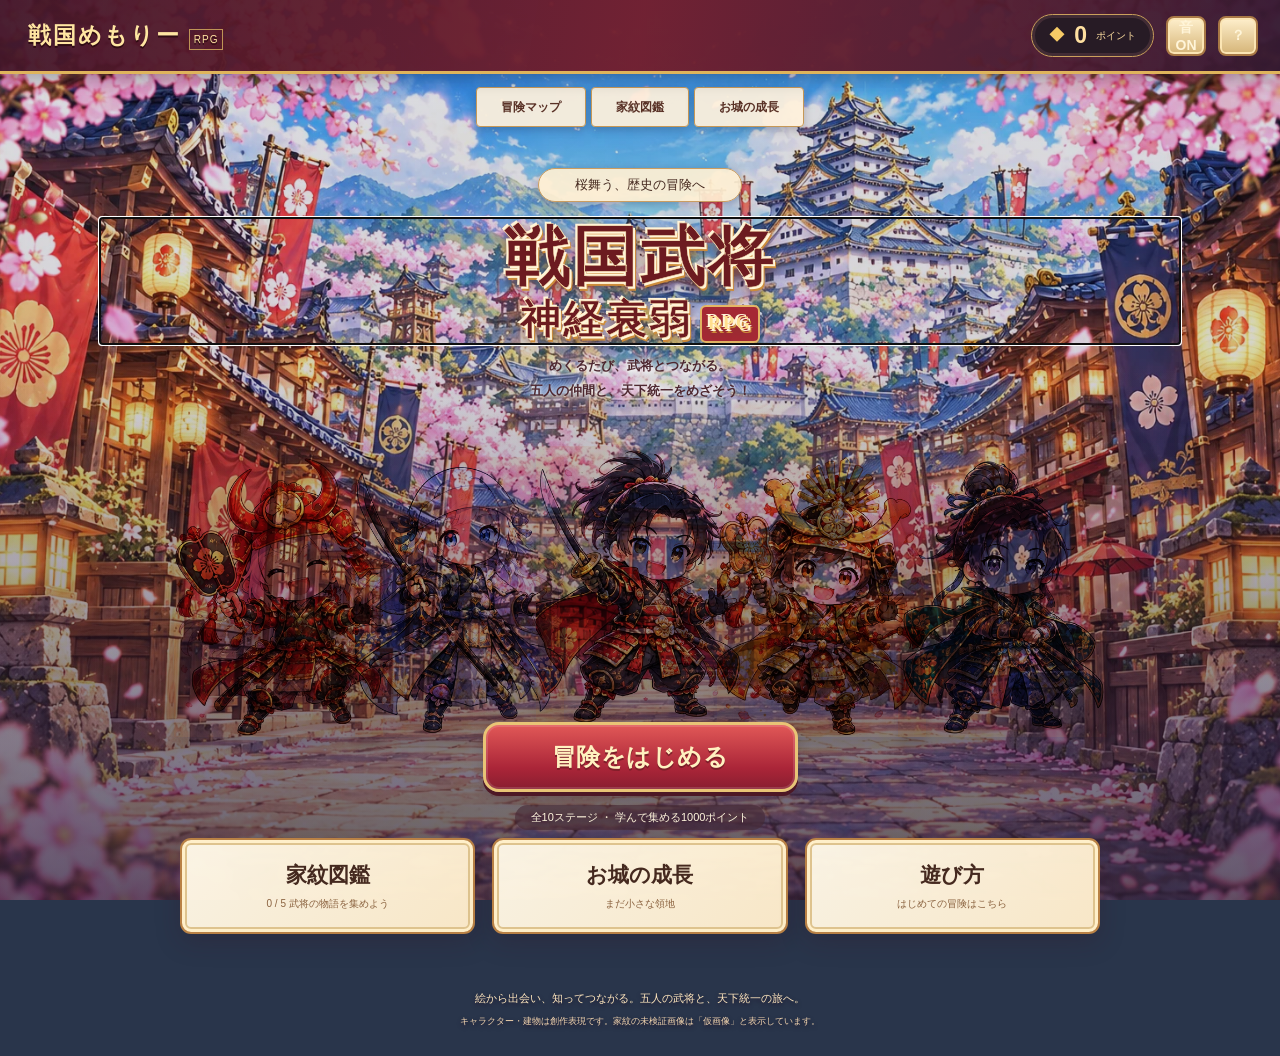
<file: index.html>
<!doctype html><html lang="ja"><head><meta charset="utf-8"><meta name="viewport" content="width=device-width,initial-scale=1"><meta name="description" content="5人の戦国武将と遊ぶ神経衰弱RPG。全10ステージの歴史クイズで家紋を集め、天下統一をめざそう。"><meta name="theme-color" content="#791f2d"><title>戦国めもりーRPG ― 桜舞う天下統一の旅</title><link rel="stylesheet" href="style.css"><script src="data.js" defer></script><script src="engine.js" defer></script><script src="audio.js" defer></script><script src="game.js" defer></script></head><body>
<div class="scene" aria-hidden="true"></div><div id="petals" aria-hidden="true"></div>
<header class="topbar"><button class="brand" data-go="title">戦国めもりー <small>RPG</small></button><div class="top-tools"><span class="point-pill"><span aria-hidden="true">◆</span> <b id="points">0</b><small>ポイント</small></span><button id="audio-toggle" class="icon-button" aria-label="音の設定" aria-expanded="false">音ON</button><button id="help" class="icon-button" aria-label="遊び方">？</button></div></header>
<div id="audio-panel" class="audio-panel parchment" hidden><label for="volume">音量 <output id="volume-value">35%</output></label><input id="volume" type="range" min="0" max="100" value="35"><button id="mute" class="secondary" aria-pressed="true">音声：ON（OFFにする）</button><small id="audio-playback" role="status">冒険開始ボタンを押すとBGMが始まります。</small><small>BGM・効果音はオリジナルの合成音です。<br>音はボタンを押したあとに始まります。</small></div>
<nav class="nav" aria-label="メインメニュー"><button data-go="stages">冒険マップ</button><button data-go="collection">家紋図鑑</button><button data-go="castle">お城の成長</button></nav>
<main id="app"><section class="parchment" style="padding:24px;text-align:center"><h1>戦国めもりーRPG</h1><p>冒険の準備をしています…</p><noscript><p>ゲームで遊ぶには、ブラウザーのJavaScriptを有効にしてください。</p></noscript></section></main><div id="announcement" class="sr-only" role="status" aria-live="polite"></div><div id="save-status" role="status"></div>
<footer>絵から出会い、知ってつながる。五人の武将と、天下統一の旅へ。<br><small>キャラクター・建物は創作表現です。家紋の未検証画像は「仮画像」と表示しています。</small></footer>
<dialog id="modal" aria-labelledby="dialog-title"><button id="close-modal" class="close" aria-label="閉じる">×</button><div id="modal-content"></div></dialog>
</body></html>
</file>
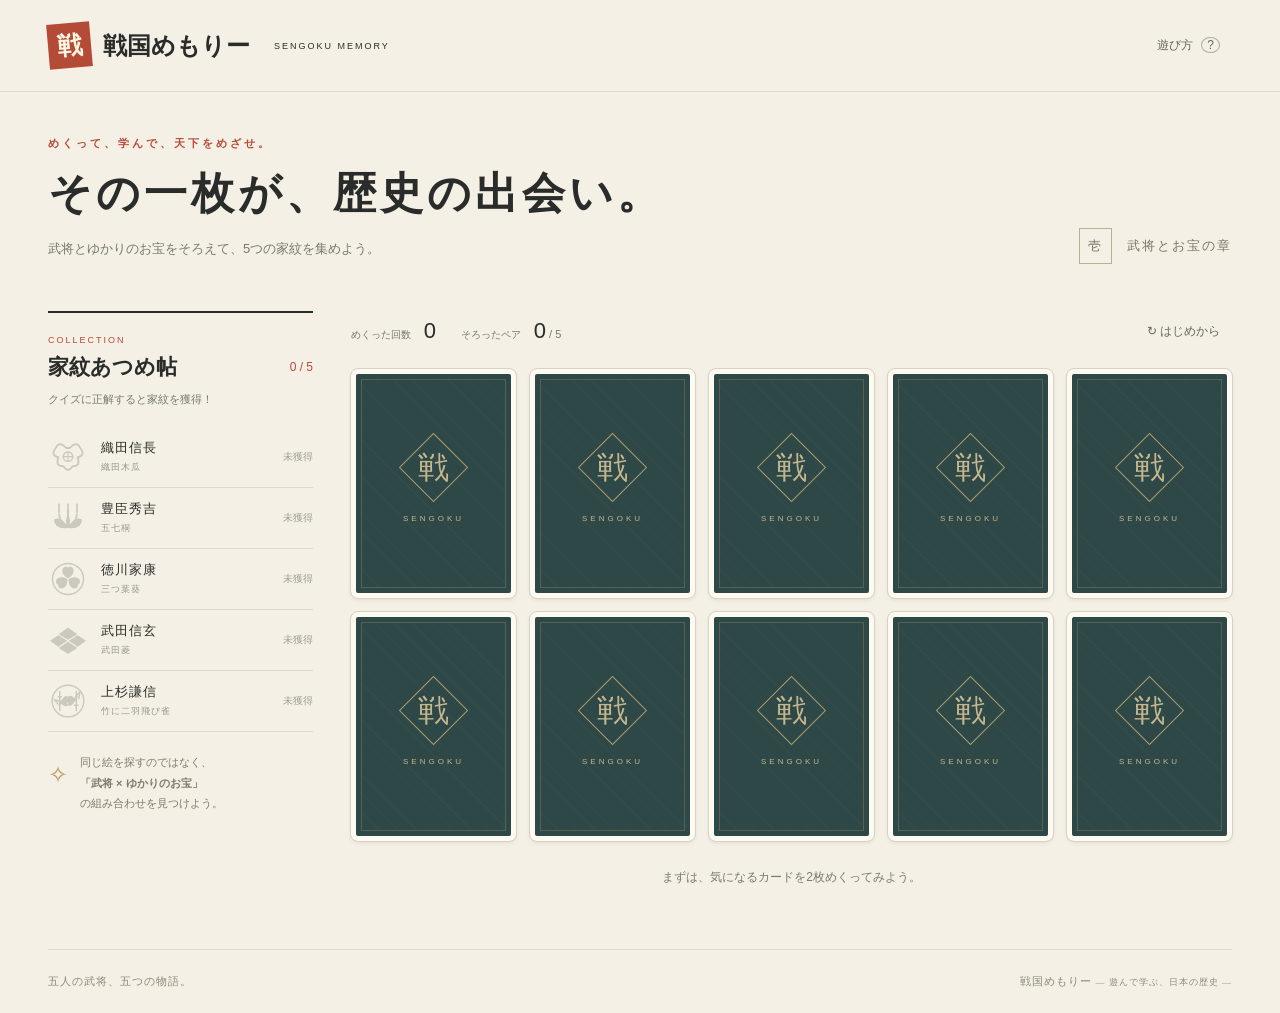
<file: legacy/index.html>
<!doctype html>
<html lang="ja"><head><meta charset="UTF-8"><meta name="viewport" content="width=device-width,initial-scale=1"><meta name="theme-color" content="#f5f0e5"><title>戦国めもりー | 武将とめぐる、お宝さがし</title><link rel="stylesheet" href="style.css"><script src="game.js" defer></script></head>
<body><header><a class="brand" href="./index.html"><span class="brand-mark">戦</span>戦国めもりー<small>SENGOKU MEMORY</small></a><button id="help" class="plain">遊び方 <span>?</span></button></header>
<main><section class="intro"><div class="eyebrow">めくって、学んで、天下をめざせ。</div><h1>その一枚が、<br class="mobile">歴史の出会い。</h1><p>武将とゆかりのお宝をそろえて、<br class="mobile">5つの家紋を集めよう。</p><div class="chapter"><span>壱</span> 武将とお宝の章</div></section>
<section class="game-layout"><aside class="collection"><div class="section-label">COLLECTION</div><h2>家紋あつめ帖 <span id="collection-count">0 / 5</span></h2><p>クイズに正解すると家紋を獲得！</p><div id="crests"></div><div class="note"><span>✧</span><p>同じ絵を探すのではなく、<br><b>「武将 × ゆかりのお宝」</b><br>の組み合わせを見つけよう。</p></div></aside>
<section class="play-area" aria-label="神経衰弱ゲーム"><div class="toolbar"><div class="status"><span>めくった回数 <b id="moves">0</b></span><span>そろったペア <b id="pairs">0<small> / 5</small></b></span></div><button id="reset" class="plain">↻ はじめから</button></div><div id="board" class="board"></div><p id="message" class="message" role="status" aria-live="polite">まずは、気になるカードを2枚めくってみよう。</p></section></section>
<footer><span>五人の武将、五つの物語。</span><span>戦国めもりー <small>― 遊んで学ぶ、日本の歴史 ―</small></span></footer></main>
<dialog id="modal"><button class="close" id="close-modal" aria-label="閉じる">×</button><div id="modal-content"></div></dialog></body></html>
</file>
<file: style.css>
:root{--red:#a62935;--deep:#501722;--gold:#dfb45b;--pale:#fff5d9;--navy:#1a2c48;--ink:#45291f;--muted:#8d6e52;--shadow:0 8px 25px #34132440}*{box-sizing:border-box}body{margin:0;color:var(--ink);font-family:'Hiragino Kaku Gothic ProN','Yu Gothic',sans-serif;min-height:100vh;background:#29354b}button,input{font:inherit}button{cursor:pointer;-webkit-tap-highlight-color:transparent}button:disabled{cursor:default}button:focus-visible,a:focus-visible,input:focus-visible{outline:3px solid #4fa8ed;outline-offset:4px}h1,h2,h3,p{margin-top:0}h1,h2{font-family:'Hiragino Mincho ProN','Yu Mincho',serif}img{display:block;max-width:100%}button{color:inherit}.scene{position:fixed;inset:0;z-index:-2;background:linear-gradient(#15213926,#381a3240),url('assets/backgrounds/adventure.webp') center/cover no-repeat}.scene:after{content:'';position:absolute;inset:0;background:linear-gradient(transparent 40%,#241a35a1)}.topbar{position:relative;z-index:12;background:linear-gradient(100deg,#421628f2,#731e2cf5,#341a32f5);color:var(--pale);padding:14px max(22px,calc((100vw - 1300px)/2));display:flex;align-items:center;justify-content:space-between;border-bottom:3px solid var(--gold);box-shadow:0 4px 16px #20132050;gap:10px;position:sticky;top:0}.brand{background:none;border:0;color:#ffe6a2;font:bold 23px serif;letter-spacing:2px;text-shadow:0 2px #300c13}.brand small{font:10px sans-serif;letter-spacing:1px;border:1px solid #be9456;padding:4px}.top-tools{display:flex;align-items:center;gap:12px}.point-pill{display:flex;gap:9px;align-items:center;background:#271b25;border:1px solid #cba05c;border-radius:30px;padding:7px 17px;box-shadow:inset 0 0 0 3px #422c35;color:#ffe0a1}.point-pill>span{color:#f7cb66}.point-pill b{font-size:23px}.point-pill small{font-size:10px}.icon-button{width:40px;height:40px;background:linear-gradient(#fff0cd,#d5b477);border:2px solid #a87845;border-radius:8px;box-shadow:inset 0 0 0 2px #fbe5b4;font-weight:bold;font-size:14px}.nav{display:flex;justify-content:center;gap:5px;padding:13px 20px;position:relative;z-index:5}.nav button{background:#fff1dced;border:1px solid #c69857;color:#593126;padding:9px 24px;border-radius:4px;font-size:12px;font-weight:bold;box-shadow:0 3px 9px #2313293d;min-height:40px}.nav button:hover,.nav button.active{background:linear-gradient(#c14948,#932032);color:#ffe9b0;border-color:#f7d38b}.screen{max-width:1280px;margin:0 auto;padding:8px 32px 35px;animation:screen-in .35s ease}.screen:focus{outline:none}.parchment{background:linear-gradient(135deg,#fff9e9f7,#ffedcbf7);border:2px solid #b98145;border-radius:11px;box-shadow:inset 0 0 0 3px #ffefc9,inset 0 0 0 5px #dec38e,var(--shadow);position:relative}.primary,.secondary{display:inline-flex;align-items:center;justify-content:center;border:2px solid #e8c476;border-radius:10px;padding:14px 27px;min-height:48px;box-shadow:inset 0 0 0 2px #ffffff22,0 4px 0 #4d1825,0 6px 12px #321a2e33;font-weight:bold;letter-spacing:.5px;font-size:15px;transition:transform .2s,filter .2s}.primary{background:linear-gradient(#e15857,#aa2538 68%,#891e30);color:#fff1c0;text-shadow:0 2px #7d1e29}.secondary{background:linear-gradient(#fff5df,#efd4a1);color:#68432a;border-color:#c99a58;box-shadow:inset 0 0 0 2px #fff9dc,0 3px 0 #98713f}.primary:hover,.secondary:hover{filter:brightness(1.08);transform:translateY(-2px)}.compact{padding:9px 15px;min-height:40px;font-size:12px}.eyebrow{display:block;letter-spacing:3px;font:700 10px sans-serif;color:#b77a32;margin-bottom:10px}.page-heading{text-align:center;color:#fff1cb;text-shadow:0 2px 8px #351b30;margin:20px auto 28px}.page-heading .eyebrow{color:#ffe2a7}.page-heading h1{display:inline-block;font-size:34px;letter-spacing:3px;position:relative;margin:0 0 12px}.page-heading h1:before,.page-heading h1:after{content:'✦';font-size:15px;color:#ffd882;margin:0 17px;vertical-align:middle}.page-heading p{font-size:12px;letter-spacing:1px;line-height:1.8;margin:0}.title-hero{position:relative;max-width:1080px;margin:0 auto;min-height:640px;text-align:center}.title-copy{position:relative;z-index:2;padding-top:20px;pointer-events:none}.title-ribbon{display:inline-block;background:#fff0d4eb;border:1px solid #cb9d61;padding:7px 36px;border-radius:30px;font-family:serif;font-size:13px;box-shadow:0 2px 8px #3f193e44}.title-copy h1{font-size:40px;color:#6c1b20;line-height:1.2;margin:16px 0 10px;letter-spacing:3px;-webkit-text-stroke:.5px #ffe5b2;text-shadow:2px 2px #fff4d8,-2px -2px #fff4d8,3px 4px #cd8c3b,0 5px 12px #793a2d}.title-copy h1>span:first-child{font-size:65px;font-weight:1000}.rpg-label{display:inline-block;vertical-align:middle;font-size:18px;background:var(--red);border:2px solid #e4b665;border-radius:6px;color:#ffdf8e;letter-spacing:2px;padding:6px;margin-left:8px;-webkit-text-stroke:0}.title-copy p{color:#4e2830;font-size:13px;line-height:1.9;font-weight:bold;text-shadow:0 1px 4px #fff,0 0 10px #fff,0 0 20px #fff}.party{display:flex;align-items:flex-end;justify-content:center;position:relative}.party img{width:21%;object-fit:contain;mix-blend-mode:multiply}.title-hero>.party{height:350px;margin:-14px auto 0;max-width:950px;align-items:flex-end}.title-hero>.party img{height:310px;width:22%;object-fit:contain;filter:drop-shadow(0 10px 5px #341a3022);margin:0 -14px}.title-hero>.party img:nth-child(3){height:360px;z-index:2;transform:translateY(14px)}.title-actions{position:relative;z-index:3;display:flex;align-items:center;flex-direction:column;gap:13px;margin-top:-30px}.title-actions>.primary{font-size:24px;min-width:315px;padding:16px 48px;border-radius:16px;border-width:3px}.title-actions>.secondary{font-size:13px;min-height:38px;padding:8px 24px}.title-actions>span{font-size:11px;color:#fff6dd;text-shadow:0 2px 6px #2e1432;background:#482c37a8;padding:5px 16px;border-radius:20px}.home-links{display:grid;grid-template-columns:repeat(3,1fr);gap:17px;max-width:920px;margin:8px auto 0}.home-links button{padding:21px 12px;text-align:center}.home-links b{display:block;font:bold 21px serif}.home-links small{display:block;font-size:10px;color:#8b623f;margin-top:8px}.stage-grid{display:grid;grid-template-columns:repeat(3,1fr);gap:21px;max-width:1000px;margin:auto}.stage-tile{position:relative;overflow:hidden;padding:0;border:3px solid #ebc57b;background:#fff0d1;border-radius:12px;box-shadow:0 0 0 2px #8b542c,0 7px 20px #26182c66;transition:transform .2s;text-align:left}.stage-tile:hover:not(:disabled){transform:translateY(-5px)}.stage-art{height:115px;width:100%;object-fit:cover;object-position:center 50%}.stage-badge{position:absolute;right:6px;top:7px;border:1px solid #f6d995;background:#7e2936e8;color:#ffedbb;border-radius:20px;font-size:10px;padding:5px 10px}.stage-tile.cleared .stage-badge{background:#35694d}.stage-info{padding:13px 16px 16px;border-top:2px solid #caa060}.stage-info>small{font:700 10px sans-serif;color:#b47c38;letter-spacing:1px}.stage-info small span{float:right;letter-spacing:0}.stage-info h2{font-size:19px;margin:6px 0 9px}.stage-info p{font-size:10px;margin:0;color:#8d6c4c}.stage-locked .stage-art{filter:grayscale(.6) brightness(.75)}.stage-locked .stage-info{opacity:.65}.last-stage{grid-column:1/-1;display:grid;grid-template-columns:40% 1fr;align-items:center;border-color:#ffdc88;background:linear-gradient(120deg,#782634,#431c32);color:#ffe6ac}.last-stage .stage-art{height:130px}.last-stage .stage-info{border:0}.last-stage h2{font-size:25px}.last-stage p,.last-stage small{color:#f0c697}.map-bottom{display:flex;align-items:center;gap:25px;max-width:1000px;margin:28px auto 0;padding:22px;font-size:12px}.map-bottom>span{white-space:nowrap}.map-bottom b{white-space:nowrap}.progress{height:12px;overflow:hidden;background:#482c2d29;border-radius:20px;border:1px solid #cba86c;flex:1}.progress i{display:block;height:100%;background:linear-gradient(90deg,#c77936,#ffd375,#d9983f);border-radius:20px;transition:width 1s}.game-heading{display:flex;align-items:center;justify-content:space-between;margin:13px 0 18px;gap:12px}.game-heading h1{font-size:26px;color:#fff0c9;text-shadow:0 2px 8px #301b33;margin:0;letter-spacing:2px}.game-heading .eyebrow{color:#ffe0a3;margin-bottom:7px}.game-hud{display:flex;gap:26px;align-items:center;padding:13px 23px;margin-bottom:20px;font-size:13px}.game-hud b{font:700 23px serif;margin:0 4px}.hud-help{margin-left:auto;color:#977041;font-size:11px}.hint-button{background:none;border:1px solid #b8945e;border-radius:5px;padding:8px;color:#805a36;font-size:11px;min-height:36px}.adventure-layout{display:grid;grid-template-columns:1fr 210px;gap:24px;align-items:start}.board{display:grid;grid-template-columns:repeat(var(--cols),minmax(0,1fr));gap:12px;position:relative}.card{background:none;border:0;aspect-ratio:.69;padding:0;perspective:900px;position:relative;min-width:0;border-radius:9px;transition:transform .2s}.card:not(:disabled):hover{transform:translateY(-4px)}.card-inner{position:absolute;inset:0;transform-style:preserve-3d;transition:transform .5s cubic-bezier(.2,.65,.2,1)}.flipped .card-inner{transform:rotateY(180deg)}.card-face{position:absolute;inset:0;backface-visibility:hidden;border:3px solid #f6d891;outline:1px solid #9f6036;border-radius:8px;overflow:hidden;box-shadow:inset 0 0 0 2px #9b6432,0 4px 9px #2a17374a;display:flex;align-items:center;flex-direction:column}.card-back{justify-content:center;color:#f5cd75;background:radial-gradient(ellipse at center,#c7524c 0,#9d2237 65%,#5d2033);isolation:isolate}.card-back:before{content:'';position:absolute;inset:5px;border:1px solid #ebbf66;background:repeating-conic-gradient(from 45deg at 50% 50%,#e9b95612 0deg 10deg,transparent 10deg 20deg);z-index:-1}.card-back:after{content:'';position:absolute;width:100%;height:140%;border:1px solid #edc46a70;transform:rotate(35deg);z-index:-1}.ornament{width:65%;aspect-ratio:1;display:grid;place-items:center;border:2px solid #f4cf78;border-radius:50%;box-shadow:inset 0 0 0 4px #9f3341,inset 0 0 0 5px #e3b358;background:radial-gradient(#efc365,#b37832)}.ornament span{color:#8b2433;font: bold 55px serif;text-shadow:0 1px #ffde8d}.card-back>small{position:absolute;bottom:11%;font:9px serif;letter-spacing:2px}.corner{position:absolute;width:15px;height:15px;border:2px solid #f6ce77;transform:rotate(45deg);background:#ba7441}.tl{top:-5px;left:-5px}.tr{top:-5px;right:-5px}.bl{bottom:-5px;left:-5px}.br{bottom:-5px;right:-5px}.card-front{transform:rotateY(180deg);background:#fff0cf;padding:4px}.card-front>small{position:absolute;left:5px;top:4px;background:#7f2737d9;padding:3px 5px;z-index:2;color:#fff0bd;font-size:8px;border-radius:3px}.card-art{height:76%;width:100%;display:block;position:relative;overflow:hidden;border-radius:3px}.card-art img{width:100%;height:100%;object-fit:cover;object-position:center 35%}.card-front strong{font-size:11px;line-height:1.4;display:flex;align-items:center;justify-content:center;height:24%;text-align:center;padding-top:3px;width:100%;text-wrap:balance}.card.matched{opacity:.85}.card.matched:after{content:'✓';position:absolute;right:-4px;top:-5px;width:23px;height:23px;line-height:21px;border:1px solid #f2d58b;background:#54825b;color:#fff8df;border-radius:50%;z-index:3}.pair-glow{animation:pair-glow .9s ease}.banner-kanji{position:absolute;top:27%;left:37%;font:bold 55px serif;color:#211c18;transform:rotate(1deg)}.game-message{text-align:center;background:#2e1e36c9;color:#fff0c9;border:1px solid #baa07080;border-radius:8px;margin:17px 0 0;padding:13px;font-size:12px;line-height:1.8}.party-panel{padding:19px 14px}.party-panel h2{font-size:17px;text-align:center;padding-bottom:12px;border-bottom:1px solid #d9b980}.companion{display:flex;gap:9px;align-items:center;margin-bottom:9px}.companion img{width:50px;height:59px;object-fit:cover;object-position:top;border-radius:50%;border:2px solid #d8b878;mix-blend-mode:multiply}.companion b{font-size:12px}.companion small{display:block;font-size:9px;color:#a48867;margin-top:5px}.companion.earned small{color:#618244}.party-panel>p{border-top:1px solid #d9b980;padding-top:13px;line-height:1.8;font-size:10px;color:#927455;margin-bottom:0}dialog{width:min(740px,calc(100% - 28px));max-height:90dvh;overflow:auto;padding:30px;color:var(--ink);border:3px solid #e2b66a;outline:2px solid #8b552e;border-radius:14px;background:linear-gradient(135deg,#fff9e9,#ffedcc);box-shadow:inset 0 0 0 3px #fff4d6,0 20px 80px #180c24a1}dialog::backdrop{background:#172035c9;backdrop-filter:blur(6px)}.close{position:absolute;right:8px;top:7px;width:36px;height:36px;background:#8b2935;border:1px solid #d7ad62;border-radius:50%;color:#fff1ce;font-size:25px;z-index:5}.scroll-title{position:relative;background:linear-gradient(90deg,#f7dfaa,#fff7e6,#f3d599);border-top:1px solid #b78445;border-bottom:1px solid #b78445;text-align:center;font:bold 26px serif;padding:14px 20px;margin:0 20px 24px;text-wrap:balance}.quiz-layout{display:grid;grid-template-columns:180px 1fr;gap:25px;align-items:start}.quiz-character{position:sticky;top:0;text-align:center}.quiz-character img{width:100%;mix-blend-mode:multiply}.quiz-character b{display:block;font:700 20px serif;margin-top:10px}.quiz-body h3{font-size:18px;line-height:1.9;margin-bottom:18px}.answers{display:grid;gap:10px}.answer{padding:12px 14px;border:1px solid #caa56c;background:linear-gradient(#fff6e4,#f5dfb9);border-radius:8px;display:flex;align-items:center;gap:12px;text-align:left;font-size:14px;line-height:1.7;min-height:52px}.answer>span{flex-shrink:0;border:1px solid #b0874c;border-radius:50%;width:27px;height:27px;display:grid;place-items:center;font:700 15px serif;color:#945d2d;background:#fff8e5}.answer:hover:not(:disabled){background:#fff8de;border-color:#ae3443}.answer.correct{background:#d9e9a8;border:2px solid #8baf3e}.answer:disabled{color:#70583f}.explanation{margin-top:18px;padding:14px 16px;font-size:13px;line-height:1.8;border:1px solid #ccb687;border-radius:8px;background:#fffaf0}.explanation p{margin:7px 0 0}.explanation.correct b{color:#56822c}.explanation.wrong b{color:#a74a38}#feedback>.primary{width:100%;margin-top:14px}.help-steps{padding-left:25px;line-height:2.1;font-size:14px}dialog>div>p{font-size:13px;line-height:1.9}.hint-list{list-style:none;padding:0}.hint-list li{border-bottom:1px solid #dcc197;padding:12px 3px;font-size:13px}.hint-list b{display:block;margin-bottom:6px}.hint-list span{color:#886745;font-size:12px;line-height:1.8}.clear-panel{max-width:830px;margin:24px auto 0;text-align:center;overflow:hidden;padding:25px 35px 35px}.clear-panel .page-heading{color:#6c2731;text-shadow:none;margin:4px 0 15px}.clear-panel .eyebrow{color:#ac743d}.clear-panel .page-heading h1{font-size:33px}.clear-panel>p{font-size:13px;line-height:1.7}.clear-art{position:relative;height:290px;max-width:600px;margin:auto}.clear-art>img{height:100%;width:47%;object-fit:cover;object-position:50% 60%;border-radius:45%;margin:auto;mix-blend-mode:multiply;mask-image:radial-gradient(ellipse,#000 45%,transparent 73%)}.clear-art .party{position:absolute;inset:0;align-items:flex-end}.clear-art .party img{width:21%;height:80%;object-fit:contain}.clear-art .party img:nth-child(3){transform:translateY(-48px);height:75%}.reward{font:bold 40px serif;position:relative;margin:-5px 0 17px}.gold-text{color:#ffd36d;-webkit-text-stroke:1px #8c3e20;text-shadow:0 2px #923a25,0 0 16px #f4ae33;animation:gold-shine 2s infinite alternate}.growth-notice{border:1px solid #d1a75c;padding:12px;background:#f1d29466;border-radius:8px;font-size:13px;margin:20px 0}.button-row{display:flex;gap:12px;justify-content:center;flex-wrap:wrap;margin-top:22px}.button-row .primary,.button-row .secondary{font-size:13px;padding:12px 20px}.collection-grid{display:grid;grid-template-columns:repeat(5,1fr);gap:18px}.collection-card{padding:13px 12px 16px;overflow:hidden;text-align:center}.collection-card>img{height:220px;width:100%;object-fit:contain;mix-blend-mode:multiply;transition:transform .25s}.collection-card:hover>img{transform:scale(1.04)}.collection-card h2{font-size:19px;margin:6px 0}.collection-card>small{font-size:9px;color:#97794f}.collection-state{position:absolute;left:10px;top:10px;background:#8d3040;color:#fff0c3;border:1px solid #deb46a;border-radius:12px;font-size:9px;padding:4px 9px}.collection-card p{font-size:10px;color:#996b39;margin:13px 0 0}.collection-card.unearned>img{filter:grayscale(.8);opacity:.65}.crest-placeholder{border:1px dashed #b99b67;background:#e4d4b54d;min-height:75px;display:flex;align-items:center;justify-content:center;flex-direction:column;gap:9px;padding:10px;margin-top:15px;border-radius:8px}.crest-placeholder>span{font:bold 15px serif}.crest-placeholder small{font-size:9px;color:#9b7960}.crest-image{height:85px;margin:15px auto}.proof{display:flex;align-items:center;gap:25px;padding:24px 30px;max-width:920px;margin:30px auto 0;opacity:.8}.proof.obtained{opacity:1;border-color:#e7be60;background:linear-gradient(135deg,#fff1b9,#ffe3ad)}.proof-seal{border:3px double #bf874a;border-radius:50%;padding:15px;font:bold 25px serif;color:#9e6b38;flex-shrink:0}.proof h2{font-size:21px;margin-bottom:10px}.proof p{font-size:12px;line-height:1.8}.proof .secondary{font-size:12px;min-height:40px;padding:8px 15px}.material-note{text-align:center;color:#fff4d8;background:#342536bd;padding:12px;border-radius:7px;font-size:11px;line-height:1.9}.detail-head{display:grid;grid-template-columns:35% 1fr;gap:22px;align-items:center}.detail-head>img{max-height:260px;width:100%;object-fit:contain;mix-blend-mode:multiply}.detail-head p{font-size:13px;line-height:1.9}.history-details{font-size:13px;line-height:1.9}.history-details dt{color:#a05a34;font-weight:bold;border-bottom:1px solid #e5cda8;padding:13px 0 6px}.history-details dd{margin:8px 0 0}.castle-panel{display:grid;grid-template-columns:57% 1fr;overflow:hidden;margin:0 auto;max-width:1080px}.castle-main{position:relative;padding:10px}.castle-main img{width:100%;height:100%;min-height:380px;object-fit:cover;border-radius:5px}.castle-title{position:absolute;bottom:27px;left:20px;right:20px;text-align:center;font:700 25px serif;color:#ffe0a4;text-shadow:0 2px #301e22;background:#4d2635c9;padding:15px;border:1px solid #d4a761;border-radius:5px}.castle-info{padding:30px 30px 30px 22px;align-self:center}.castle-info h2{font-size:24px}.castle-info p{font-size:12px}.castle-milestones{list-style:none;padding:0;margin:20px 0}.castle-milestones li{display:flex;gap:15px;align-items:center;padding:12px 0;border-bottom:1px solid #d6b586;color:#ac9673;font-size:12px}.castle-milestones b{width:60px;font-size:11px}.castle-milestones .done{color:#a13c32}.castle-info .primary{font-size:13px;padding:12px;width:100%}.treasure-scene{position:relative;min-height:720px;overflow:hidden;text-align:center;border:2px solid #d5a964;border-radius:15px;background:radial-gradient(ellipse at 50% 70%,#b88c3566,#131426ed 70%);padding:30px 20px;box-shadow:0 10px 60px #150e2999}.treasure-heading{position:relative;z-index:5;color:#ffe5b2}.treasure-heading h1{font-size:30px;margin:10px 0 15px;text-shadow:0 2px #68262a}.treasure-heading p{font-size:13px;line-height:1.8}.treasure-heading .eyebrow{color:#e8bb72}.treasure-stage{height:400px;position:relative;width:min(440px,100%);margin:auto}.chest{position:absolute;inset:0;height:100%;width:100%;object-fit:cover;border-radius:20px;mask-image:radial-gradient(ellipse,#000 48%,transparent 74%)}.chest-open{opacity:0;transition:opacity .6s,transform .8s;transform:scale(.8)}.chest-closed{transition:opacity .5s}.shaking .chest-closed{animation:chest-shake .18s infinite}.chest-rays{position:absolute;inset:-60px;opacity:.2;transition:opacity .8s;background:conic-gradient(from 0deg,transparent,#ffde7333,transparent,#fff1be77,transparent,#e0b66133,transparent,#fff1be77,transparent);border-radius:50%;animation:ray-spin 16s linear infinite;filter:blur(4px)}.leaking .chest-rays{opacity:1;background-color:#f3be5c3d;box-shadow:0 0 90px 30px #eeb04c66}.opened .chest-closed{opacity:0;animation:none}.opened .chest-open{opacity:1;transform:scale(1.1)}.final-party{height:0;opacity:0;transition:opacity 1s;position:relative;z-index:2}.celebrate .final-party{height:130px;opacity:1;margin-top:-100px}.final-party .party{height:180px;max-width:700px;margin:auto}.final-party img{height:170px;width:20%;object-fit:contain;mix-blend-mode:normal;border-radius:45%;mask-image:radial-gradient(ellipse,#000 45%,transparent 74%)}.victory .treasure-heading h1{font-size:47px;color:#ffde77;text-shadow:0 3px #aa3d23,0 0 20px #c98535;animation:gold-shine 1.6s infinite alternate}.victory .treasure-scene{background-color:#6a3b33}#final-actions{position:relative;z-index:5;display:flex;gap:14px;justify-content:center;flex-wrap:wrap;margin:20px auto}.treasure-particle{position:absolute;top:60%;left:50%;z-index:4;animation:treasure-fly 2.5s cubic-bezier(.2,.5,.5,1) forwards;pointer-events:none}.coin{width:25px;height:38px;border-radius:50%;background:repeating-linear-gradient(0deg,transparent 0 5px,#a0672433 5px 6px),linear-gradient(100deg,#a36a1e,#ffe7a1 30%,#f9c94d 70%,#c7822b);border:2px solid #ffe8a2;box-shadow:0 0 12px #ffd864}.rice{width:58px;height:38px;border-radius:35%;background:repeating-linear-gradient(90deg,#b89346 0 4px,#ecd28c 4px 7px);border:3px solid #b18a3e;box-shadow:inset 10px 0 #99723744,0 3px 10px #23122c55}.rice span{background:#f6e7ba;color:#735130;font:bold 14px serif;position:absolute;inset:5px 15px;display:grid;place-items:center}.audio-panel{position:fixed;right:max(20px,calc((100vw - 1300px)/2));top:78px;z-index:30;width:270px;padding:23px}.audio-panel[hidden]{display:none}.audio-panel label{display:flex;justify-content:space-between;font-size:13px;font-weight:bold}.audio-panel input{width:100%;accent-color:#aa3342;margin:15px 0}.audio-panel button{width:100%;padding:10px;min-height:40px;font-size:12px}.audio-panel small{display:block;font-size:10px;color:#9a7852;line-height:1.8;margin-top:15px}footer{text-align:center;color:#ffe8bf;text-shadow:0 2px 4px #22162d;padding:18px 20px 25px;font-size:11px;line-height:2}footer small{font-size:9px;color:#f3d6b0}#save-status:not(:empty){position:fixed;bottom:10px;left:10px;right:10px;z-index:100;background:#fff0ca;border:2px solid #b73944;color:#722333;border-radius:8px;padding:12px;text-align:center;font-size:12px}.spark-layer{position:absolute;inset:0;overflow:hidden;pointer-events:none;z-index:10}.spark-layer i{position:absolute;width:7px;height:7px;background:#fff8bc;box-shadow:0 0 8px 3px #f3c75b;clip-path:polygon(50% 0,65% 35%,100% 50%,65% 65%,50% 100%,35% 65%,0 50%,35% 35%);animation:spark 1.5s var(--delay) both}#petals{position:fixed;inset:0;overflow:hidden;pointer-events:none;z-index:3}#petals i{position:absolute;top:-20px;width:12px;height:8px;background:linear-gradient(45deg,#e989b8,#ffd8e9);border-radius:10% 80% 20% 80%;opacity:.75;animation:petal-fall linear infinite}.sr-only{position:absolute;width:1px;height:1px;padding:0;margin:-1px;overflow:hidden;clip:rect(0,0,0,0);white-space:nowrap;border:0}.missing-art{font-size:10px;background:#f4dcc5;border:1px dashed #9c7445;min-height:60px;color:#9e3732}
@keyframes screen-in{from{opacity:0;transform:translateY(7px)}to{opacity:1;transform:none}}@keyframes petal-fall{0%{transform:translate3d(0,-20px,0) rotate(0)}100%{transform:translate3d(130px,105vh,0) rotate(540deg)}}@keyframes spark{0%{opacity:0;transform:scale(0)}30%{opacity:1;transform:scale(1.3)}100%{opacity:0;transform:translate(var(--travel),-80px) scale(.3)}}@keyframes pair-glow{50%{filter:drop-shadow(0 0 15px #ffdc72);transform:scale(1.05)}}@keyframes gold-shine{to{filter:brightness(1.18);text-shadow:0 2px #923a25,0 0 30px #ffc75f}}@keyframes chest-shake{0%,100%{transform:translateX(-3px) rotate(-1deg)}50%{transform:translateX(3px) rotate(1deg)}}@keyframes ray-spin{to{transform:rotate(360deg)}}@keyframes treasure-fly{0%{opacity:0;transform:translate(-50%,0) scale(.3)}15%{opacity:1}55%{opacity:1;transform:translate(var(--x),var(--y)) rotate(var(--r)) scale(1.1)}100%{opacity:0;transform:translate(var(--x),250px) rotate(var(--r)) scale(.7)}}
@media(min-width:1450px){.title-hero{min-height:710px}.title-hero>.party{height:400px}.title-hero>.party img{height:360px}.title-hero>.party img:nth-child(3){height:410px}}
@media(max-width:1100px){.adventure-layout{grid-template-columns:1fr}.party-panel{display:none}.collection-grid{grid-template-columns:repeat(3,1fr)}.collection-card>img{height:210px}.title-hero>.party img{margin:0 -8px}.title-hero{min-height:610px}.title-copy h1>span:first-child{font-size:58px}.stage-grid{gap:17px}.stage-info h2{font-size:17px}.stage-info{padding:12px}.castle-panel{grid-template-columns:50% 1fr}.castle-info{padding:25px 20px}.card-front strong{font-size:12px}.banner-kanji{font-size:60px}}
@media(max-width:700px){.topbar{padding:10px 13px;gap:4px}.brand{font-size:16px;letter-spacing:0;padding:0}.brand small{font-size:8px;padding:2px}.top-tools{gap:6px}.point-pill{padding:5px 10px;gap:5px}.point-pill b{font-size:19px}.point-pill small{font-size:8px}.point-pill>span{display:none}.icon-button{width:34px;height:34px;font-size:12px}.nav{padding:11px 12px;gap:6px}.nav button{font-size:11px;padding:7px 13px;min-height:38px;flex:1;max-width:180px}.screen{padding:0 14px 20px}.page-heading{margin:17px 0 22px}.page-heading h1{font-size:25px;letter-spacing:1px}.page-heading h1:before,.page-heading h1:after{font-size:11px;margin:0 8px}.page-heading p{font-size:10px;letter-spacing:0;padding:0 8px}.eyebrow{font-size:8px;letter-spacing:2px}.title-hero{min-height:535px}.title-copy{padding-top:15px}.title-ribbon{font-size:11px;padding:5px 25px}.title-copy h1{font-size:27px;margin-top:12px;letter-spacing:2px}.title-copy h1>span:first-child{font-size:45px}.rpg-label{font-size:13px;padding:3px}.title-copy p{font-size:11px}.title-hero>.party{height:250px;margin-top:5px}.title-hero>.party img{height:218px;width:24%;margin:0 -7px;object-fit:cover;object-position:50% 20%;border-radius:40%;mask-image:radial-gradient(ellipse at center,#000 50%,transparent 74%);mix-blend-mode:normal}.title-hero>.party img:nth-child(3){height:270px;width:29%;transform:translateY(15px)}.title-hero>.party img:nth-child(1),.title-hero>.party img:nth-child(5){height:195px}.title-actions{margin-top:-12px}.title-actions>.primary{font-size:21px;min-width:270px;padding:14px 30px}.title-actions>span{font-size:9px}.title-actions>.secondary{font-size:11px}.home-links{gap:8px;margin:0}.home-links button{padding:18px 6px;border-radius:8px}.home-links b{font-size:15px}.home-links small{font-size:8px;line-height:1.8}.stage-grid{grid-template-columns:repeat(2,1fr);gap:15px}.stage-art{height:100px}.stage-info{padding:12px 10px}.stage-info h2{font-size:15px;line-height:1.5;min-height:44px;margin:7px 0}.stage-info p{font-size:9px;line-height:1.6}.stage-info>small{font-size:9px}.stage-badge{font-size:8px;padding:4px 6px}.last-stage{grid-template-columns:40% 1fr}.last-stage .stage-art{height:140px}.last-stage .stage-info h2{font-size:21px;min-height:0}.map-bottom{padding:17px 13px;gap:12px;flex-wrap:wrap;font-size:10px}.map-bottom .progress{min-width:80px}.game-heading{margin:12px 0 15px}.game-heading h1{font-size:21px;letter-spacing:1px}.compact{font-size:10px;padding:8px 10px}.game-hud{gap:16px;padding:11px 13px;font-size:11px;margin-bottom:15px}.game-hud b{font-size:22px}.hud-help{display:none}.hint-button{margin-left:auto;font-size:9px;padding:6px}.board{grid-template-columns:repeat(4,minmax(0,1fr));gap:10px}.card{aspect-ratio:.66}.card-front{padding:3px}.card-front strong{font-size:10px;line-height:1.3}.card-front>small{font-size:6px;left:3px;top:3px;padding:2px 3px}.card-face{border-width:2px;border-radius:6px}.ornament span{font-size:35px}.ornament{width:67%}.card-back>small{font-size:7px;letter-spacing:0}.game-message{font-size:10px;margin-top:13px;padding:11px}.banner-kanji{font-size:38px}.collection-grid{grid-template-columns:repeat(2,1fr);gap:13px}.collection-card>img{height:190px}.collection-card h2{font-size:18px}.collection-card>small{font-size:8px}.crest-placeholder>span{font-size:13px}.crest-placeholder small{font-size:8px}.proof{padding:20px 18px;gap:15px}.proof h2{font-size:17px;line-height:1.8}.proof-seal{font-size:18px;padding:12px}.proof p{font-size:11px}.material-note{font-size:9px}.castle-panel{display:block}.castle-main img{height:280px;min-height:0}.castle-title{font-size:20px;padding:11px;bottom:20px}.castle-info{padding:22px 24px}.castle-info h2{font-size:23px}.castle-milestones{margin:16px 0 24px}.castle-milestones li{font-size:12px}.clear-panel{margin:14px auto;padding:22px 16px 27px}.clear-panel .page-heading h1{font-size:26px}.clear-panel .page-heading h1:before,.clear-panel .page-heading h1:after{margin:0 6px}.clear-art{height:235px}.reward{font-size:31px}.clear-panel>p{font-size:11px}.growth-notice{font-size:11px;line-height:1.8}.button-row{gap:10px}.button-row .primary{width:100%}.button-row .secondary{font-size:11px;flex:1;padding:10px}.quiz-layout{grid-template-columns:95px 1fr;gap:12px}.quiz-character b{font-size:13px}.quiz-body h3{font-size:15px;line-height:1.9}.answer{font-size:12px;padding:11px 9px;gap:8px;min-height:52px}.answer>span{width:24px;height:24px;font-size:12px}.explanation{font-size:11px;padding:11px}.scroll-title{font-size:22px;margin:0 12px 20px;padding:12px}.primary,.secondary{font-size:13px;padding:12px 18px}dialog{padding:27px 17px 22px;max-height:92dvh}.detail-head{grid-template-columns:35% 1fr;gap:12px}.detail-head p{font-size:11px}.detail-head .crest-placeholder{padding:8px;min-height:65px}.history-details{font-size:12px}.help-steps{font-size:12px;padding-left:20px}.treasure-scene{min-height:640px;padding:26px 10px 20px}.treasure-heading h1{font-size:23px;line-height:1.6}.treasure-heading p{font-size:11px;min-height:38px}.treasure-stage{height:320px;max-width:330px}.victory .treasure-heading h1{font-size:34px}.final-party img{height:130px;width:23%;margin:0 -3px}.final-party .party{height:150px}.celebrate .final-party{height:110px;margin-top:-75px}.audio-panel{right:12px;top:65px;width:250px}footer{font-size:9px;padding:15px}footer small{font-size:8px}.treasure-heading .eyebrow{font-size:9px}#final-actions{gap:10px}#final-actions button{font-size:12px}}
@media(max-width:365px){.brand{font-size:14px}.brand small{display:none}.point-pill small{display:none}.board{gap:8px}.card-front strong{font-size:9px}.title-copy h1>span:first-child{font-size:40px}.quiz-layout{grid-template-columns:70px 1fr}.stage-info h2{font-size:14px}}
@media(prefers-reduced-motion:reduce){*,*:before,*:after{animation:none!important;transition:none!important;scroll-behavior:auto!important}#petals{display:none}}
</file>
<file: legacy/style.css>
:root{--paper:#f5f0e5;--ink:#292c2a;--muted:#777970;--red:#b44b37;--gold:#b69a5d;--line:#ded9ca}*{box-sizing:border-box}body{margin:0;background:var(--paper);color:var(--ink);font-family:'Hiragino Kaku Gothic ProN','Yu Gothic',sans-serif;background-image:radial-gradient(#a4957320 .7px,transparent .7px);background-size:6px 6px}button,a{-webkit-tap-highlight-color:transparent}button{font:inherit;cursor:pointer}button:focus-visible,a:focus-visible{outline:3px solid #b44b37;outline-offset:4px}header{height:92px;max-width:1330px;margin:auto;padding:0 48px;border-bottom:1px solid var(--line);display:flex;align-items:center;justify-content:space-between}.brand{display:flex;align-items:center;gap:12px;color:var(--ink);text-decoration:none;font-family:serif;font-size:24px;font-weight:bold}.brand-mark{background:var(--red);color:#fff6e4;padding:6px 9px;transform:rotate(-5deg);font-size:25px}.brand small{font:9px sans-serif;letter-spacing:2px;margin-left:12px}.plain{background:transparent;border:0;color:#65675e;font-size:12px;padding:12px}.plain span{border:1px solid #aaa;border-radius:50%;padding:0 5px;margin-left:5px}main{max-width:1330px;margin:auto;padding:0 48px}.intro{position:relative;padding:44px 0 36px}.eyebrow{font-size:11px;letter-spacing:3px;color:var(--red);font-weight:bold}h1{font-family:serif;font-size:43px;letter-spacing:4px;margin:14px 0} .intro p{font-size:13px;color:var(--muted);line-height:1.9}.chapter{position:absolute;right:0;bottom:47px;font-family:serif;color:#787565;font-size:13px;letter-spacing:2px}.chapter span{display:inline-block;border:1px solid #b9af93;padding:8px;margin-right:10px}.game-layout{display:grid;grid-template-columns:265px 1fr;gap:38px}.collection{border-top:2px solid var(--ink);padding-top:22px}.section-label{font-size:9px;letter-spacing:2px;color:var(--red)}h2{font-family:serif;font-size:21px;margin:8px 0}h2 span{float:right;font:12px sans-serif;color:var(--red);margin-top:7px}.collection>p{font-size:11px;color:var(--muted);margin-bottom:20px}.crest-row{display:flex;align-items:center;gap:13px;border-bottom:1px solid var(--line);padding:10px 0}.crest-icon{width:40px;height:40px;display:grid;place-items:center;opacity:.3;color:#6e7067}.crest-icon svg{width:36px;height:36px}.crest-row.earned .crest-icon{opacity:1;color:var(--red)}.crest-name{font-size:13px;letter-spacing:1px}.crest-name small{display:block;color:#96978c;font-size:9px;margin-top:4px}.crest-row .seal{margin-left:auto;font-size:10px;color:#9d9e93}.crest-row.earned .seal{color:var(--red)}.note{display:flex;gap:12px;margin-top:20px;color:#7d7b6c;font-size:11px;line-height:1.9}.note>span{font-size:24px;color:var(--gold)}.note p{margin:0}.toolbar{display:flex;justify-content:space-between;align-items:center;margin-bottom:17px;min-height:36px}.status{display:flex;gap:25px;font-size:10px;color:var(--muted)}.status b{font-size:22px;color:var(--ink);margin-left:10px;font-weight:500}.status small{font-size:11px;color:var(--muted)}.board{display:grid;grid-template-columns:repeat(5,1fr);gap:14px}.card{position:relative;aspect-ratio: .72;perspective:900px;border:0;padding:0;background:transparent;border-radius:7px}.card-inner{position:absolute;inset:0;transform-style:preserve-3d;transition:transform .4s}.card.flipped .card-inner,.card.matched .card-inner{transform:rotateY(180deg)}.card-face{position:absolute;inset:0;border-radius:7px;backface-visibility:hidden;overflow:hidden}.back{background:#2e4747;color:#c4b78e;border:5px solid #fdfaf1;box-shadow:0 2px 4px #25302b18;display:flex;flex-direction:column;align-items:center;justify-content:center;outline:1px solid #d6d2c5}.back:before{content:'';position:absolute;inset:5px;border:1px solid #a99e704d;background:repeating-linear-gradient(45deg,transparent,transparent 12px,#ccc09d09 12px,#ccc09d09 13px)}.back-emblem{font-family:serif;font-size:31px;border:1px solid #a99c70;transform:rotate(45deg);width:49px;height:49px;display:grid;place-items:center}.back-emblem span{transform:rotate(-45deg)}.back small{font-size:8px;letter-spacing:3px;margin-top:22px}.front{transform:rotateY(180deg);background:#fffcf4;border:1px solid #d9ceae;display:flex;flex-direction:column;align-items:center;justify-content:center;padding:7px}.front svg{width:100%;height:77%;filter:drop-shadow(0 4px 2px #54492a10)}.front .kind{font-size:8px;color:var(--red);letter-spacing:2px}.front strong{font-size:12px;margin-top:4px}.card.matched .front{border:2px solid #a39561;background:#eee9d8}.card.matched:after{content:'✓';position:absolute;right:5px;top:5px;background:#7a8562;color:white;border-radius:50%;width:19px;height:19px;font-size:12px;line-height:19px}.card:hover:not(.flipped):not(.matched){transform:translateY(-3px)}.message{text-align:center;font-size:12px;color:#787b70;padding:16px 0;min-height:45px}footer{display:flex;justify-content:space-between;margin-top:35px;padding:24px 0;border-top:1px solid var(--line);font-family:serif;font-size:11px;color:#8a897c;letter-spacing:1px}footer small{font-size:9px}dialog{width:min(500px,calc(100% - 32px));border:1px solid #d4c5a1;background:#fffcf3;color:var(--ink);border-radius:12px;padding:38px;box-shadow:0 24px 90px #15202140}dialog::backdrop{background:#1c2b2bd1;backdrop-filter:blur(5px)}.close{position:absolute;right:10px;top:8px;border:0;background:none;font-size:25px;color:#777}.modal-tag{font-size:10px;color:var(--red);letter-spacing:3px}.modal-title{font: bold 27px serif;margin:15px 0}.modal-text{font-size:13px;line-height:2;color:#6d7064}.answers{display:grid;gap:10px;margin-top:22px}.answer,.primary{padding:14px;border:1px solid #d8cfb5;border-radius:5px;background:#f6f1e4;text-align:left;font-size:13px}.answer:hover{border-color:var(--red)}.primary{background:var(--red);color:white;text-align:center;border:0;margin-top:20px;width:100%}.quiz-feedback{font-size:13px;line-height:1.9}.answer:disabled{cursor:default}.answer.correct{background:#e4ebd9;border-color:#7b9562}.answer.wrong{background:#f5ded6;border-color:var(--red)}.big-crest{width:85px;height:85px;margin:10px auto;color:var(--red)}.big-crest svg{width:100%;height:100%}.mobile{display:none}@media(min-width:1400px){.card{aspect-ratio:.77}}@media(max-width:1000px){header{padding:0 25px}main{padding:0 25px}.game-layout{grid-template-columns:210px 1fr;gap:23px}.board{gap:9px}.back-emblem{width:34px;height:34px;font-size:22px}.back small{font-size:6px;letter-spacing:1px}.front strong{font-size:10px}.brand small{display:none}}@media(max-width:700px){header{height:73px;padding:0 20px}.brand{font-size:20px}main{padding:0 20px}.intro{padding:30px 0 22px}h1{font-size:31px;letter-spacing:2px;line-height:1.5}.eyebrow{font-size:9px;letter-spacing:2px}.intro p{font-size:12px}.chapter{right:0;bottom:30px;font-size:10px;letter-spacing:0}.chapter span{padding:5px;margin-right:3px}.game-layout{display:flex;flex-direction:column;gap:24px}.play-area{order:0}.collection{order:1}.board{gap:9px;grid-template-columns:repeat(5,1fr)}.card{aspect-ratio:.62}.back{border-width:3px}.back:before{inset:3px}.back-emblem{width:25px;height:25px;font-size:18px}.back small{display:none}.front{padding:3px}.front strong{font-size:9px;line-height:1.3}.front .kind{font-size:6px;letter-spacing:0}.toolbar{margin-bottom:12px}.status{gap:14px;font-size:9px}.status b{font-size:19px;margin-left:5px}.plain{font-size:10px;padding:8px}.message{font-size:10px;line-height:1.8;padding:12px 0;margin-bottom:0}.collection{padding-top:16px}#crests{display:flex;justify-content:space-between;gap:4px}.crest-row{flex-direction:column;gap:6px;border:0;padding:6px 0}.crest-name{font-size:10px;letter-spacing:0}.crest-name small{display:none}.crest-row .seal{margin:0;font-size:9px}.note{margin-top:15px}.note br{display:none}.note p{font-size:10px}.collection>p{margin-bottom:12px}footer{margin-top:24px;font-size:9px}footer>span:last-child{display:none}.mobile{display:block}dialog{padding:30px 23px}.modal-title{font-size:24px}}
@media(prefers-reduced-motion:reduce){*{transition:none!important}}
</file>
